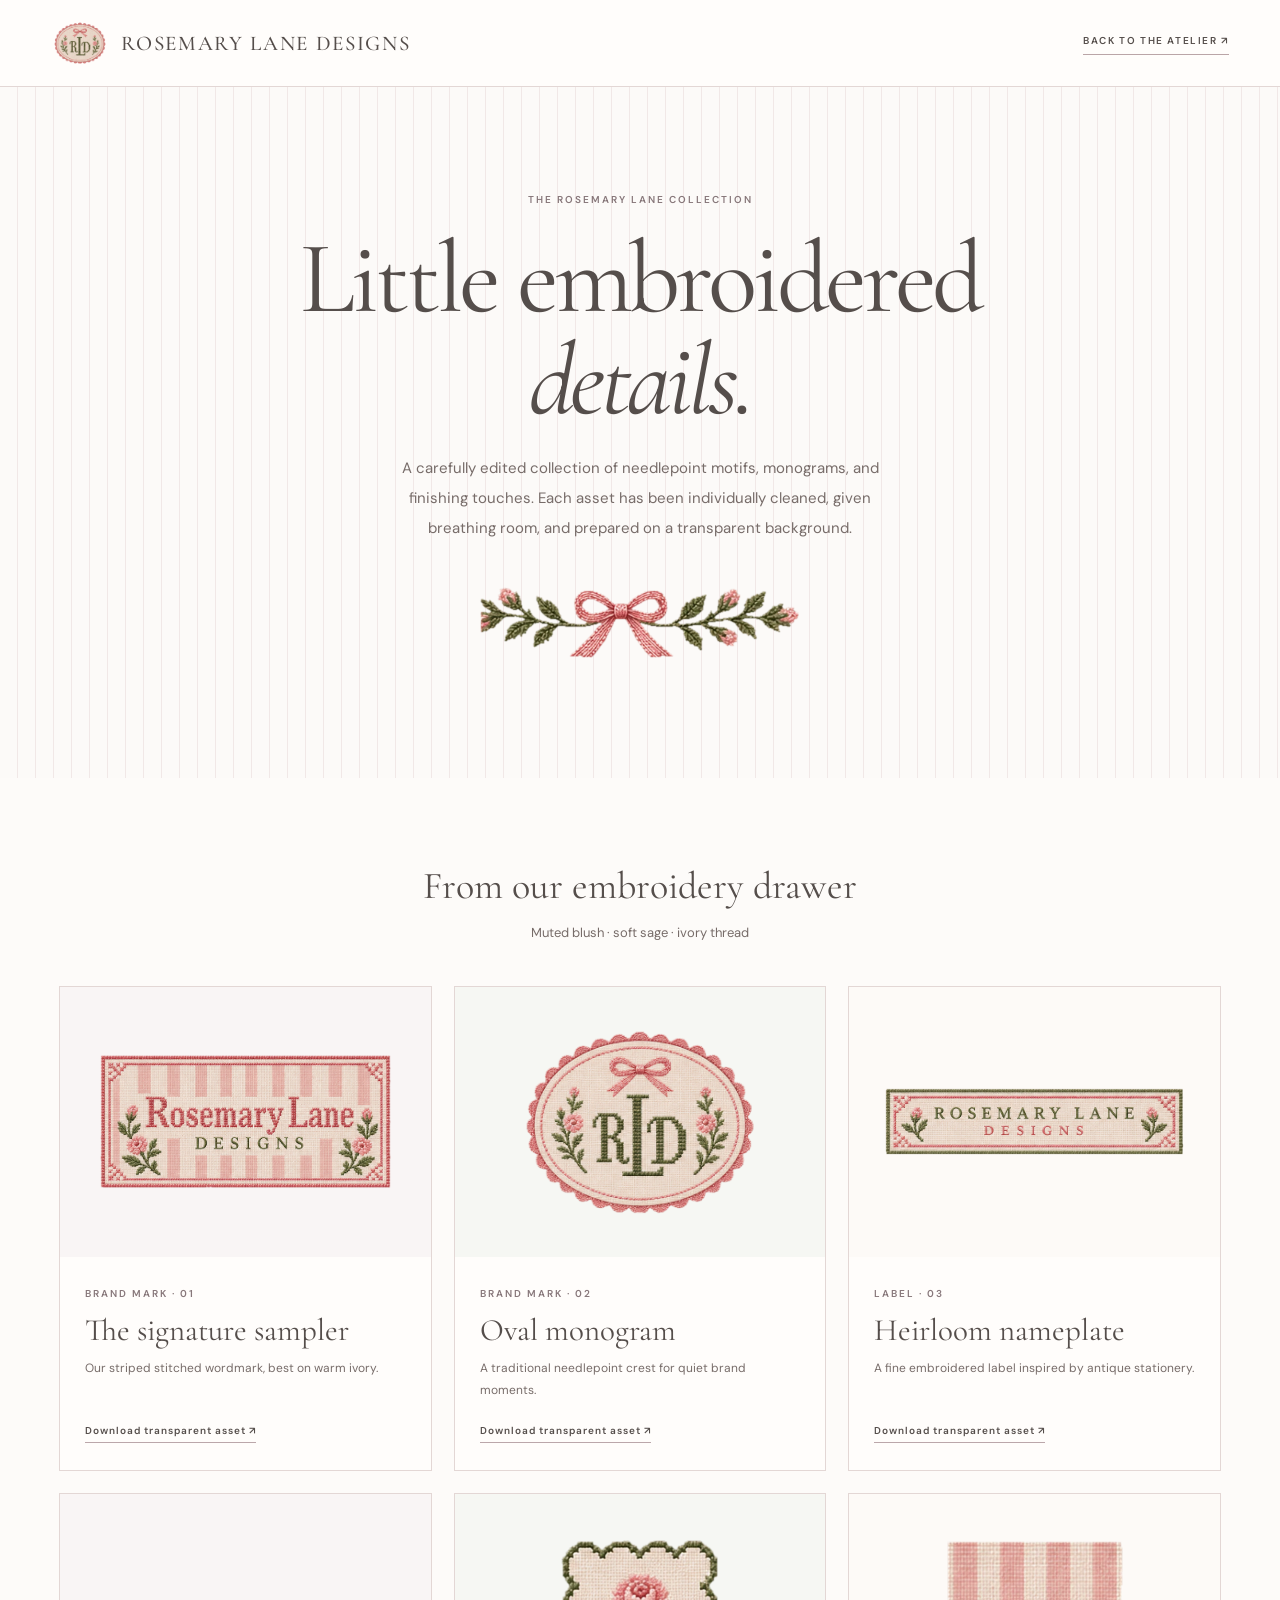
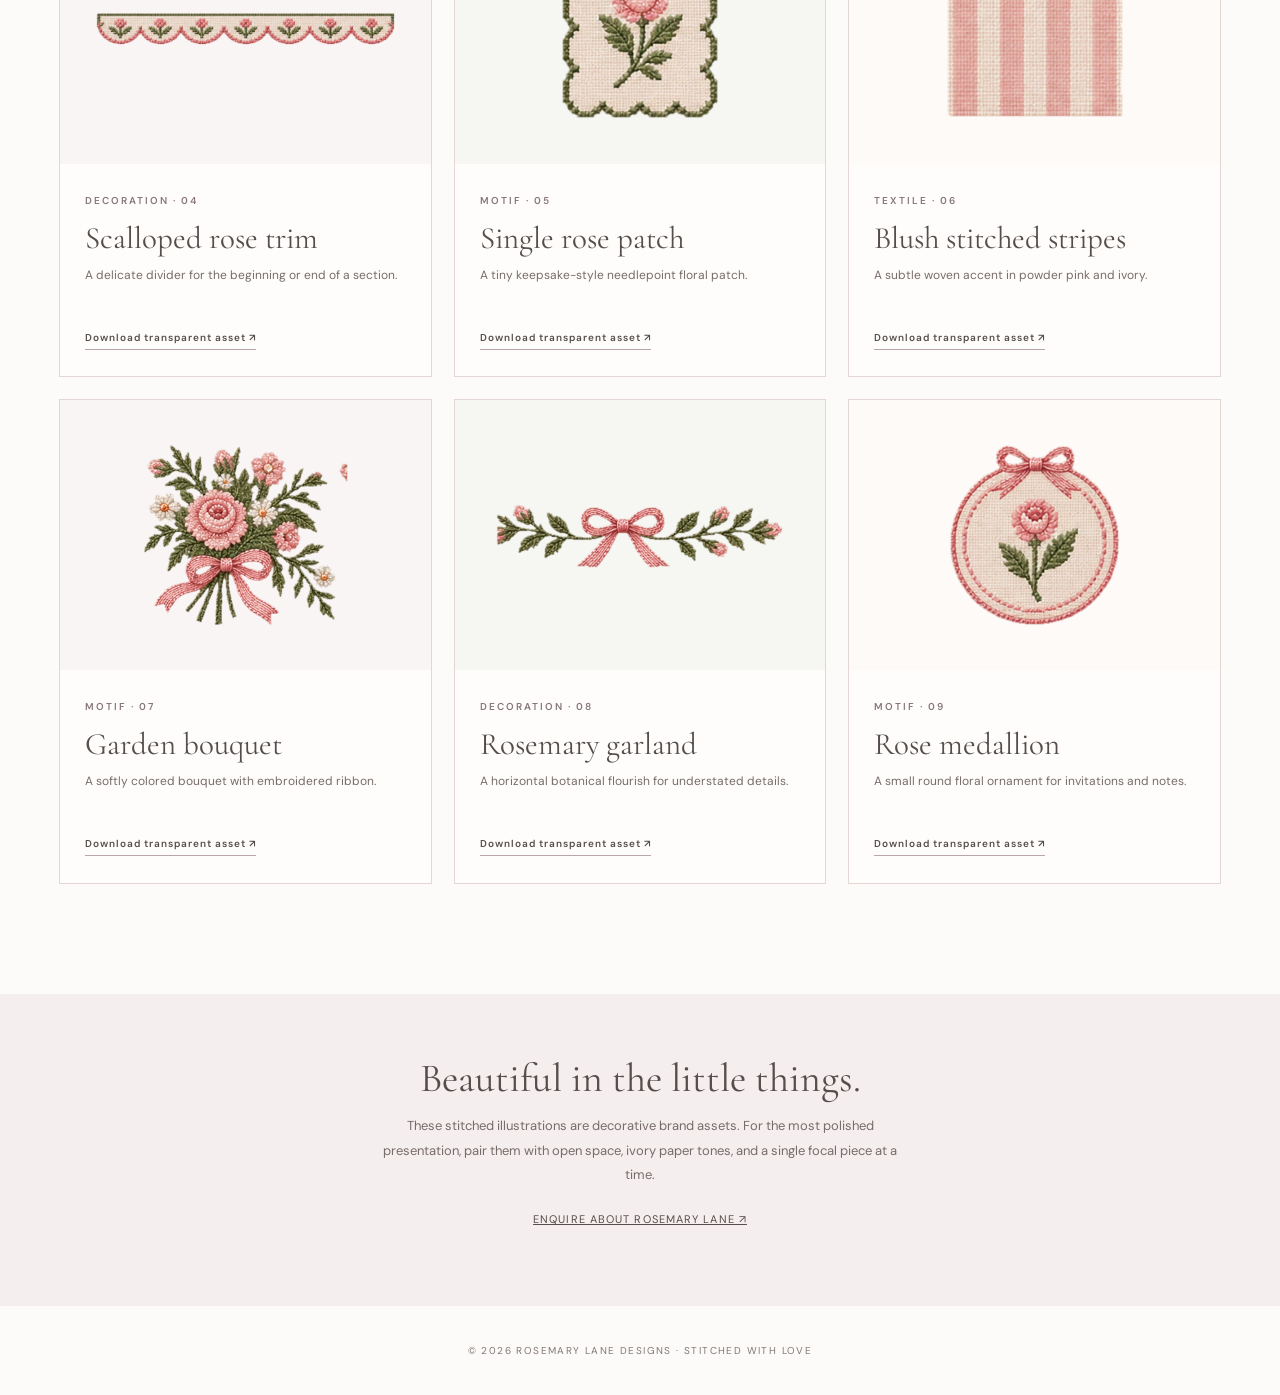
<file: assets.html>
<!doctype html><html lang="en"><head><meta charset="utf-8"><meta name="viewport" content="width=device-width,initial-scale=1"><meta name="description" content="A curated library of Rosemary Lane Designs' needlepoint-inspired embroidered branding and decorations."><title>Embroidery Atelier — Rosemary Lane Designs</title><link rel="preconnect" href="https://fonts.googleapis.com"><link rel="preconnect" href="https://fonts.gstatic.com" crossorigin><link href="https://fonts.googleapis.com/css2?family=Cormorant+Garamond:wght@400;500&family=DM+Sans:wght@400;500;600&display=swap" rel="stylesheet"><style>
:root{--paper:#fdfbf9;--blush:#f7f1f2;--line:#e3d7d5;--ink:#554e4b;--secondary:#776c69}
*{box-sizing:border-box}html{scroll-behavior:smooth}body{margin:0;background:var(--paper);color:var(--ink);font:400 14px/1.7 'DM Sans',sans-serif}a{color:inherit}img{max-width:100%;height:auto}a:focus-visible{outline:2px solid #a87d87;outline-offset:4px}
header{display:flex;align-items:center;justify-content:space-between;padding:17px max(4vw,20px);background:#fffdfb;border-bottom:1px solid var(--line);gap:15px}.brand{display:flex;align-items:center;gap:12px;text-decoration:none;font:500 21px 'Cormorant Garamond',serif;letter-spacing:.08em}.brand img{width:58px;height:52px;object-fit:contain}.back{font-size:10px;font-weight:600;letter-spacing:.16em;text-decoration:none;border-bottom:1px solid #baa5a7;padding-bottom:5px}
.hero{text-align:center;background:repeating-linear-gradient(90deg,#fcfaf8 0 17px,#f1e8e7 17px 18px);padding:100px 24px 105px}.hero-inner{max-width:800px;margin:auto}.eyebrow,.type{font-size:10px;font-weight:600;letter-spacing:.2em;color:#87777a}.hero h1{font:400 clamp(56px,8vw,104px)/1 'Cormorant Garamond',serif;letter-spacing:-.04em;margin:16px auto 21px}.hero p{font-size:15px;color:var(--secondary);max-width:530px;margin:auto;line-height:2}.hero img{display:block;width:min(350px,85%);max-height:160px;object-fit:contain;margin:28px auto 0}
.gallery-wrap{max-width:1210px;margin:auto;padding:85px 24px 110px}.gallery-intro{text-align:center;margin-bottom:42px}.gallery-intro h2{font:400 38px 'Cormorant Garamond',serif;margin:0 0 8px}.gallery-intro p{color:var(--secondary);font-size:13px}.gallery{display:grid;grid-template-columns:repeat(3,minmax(0,1fr));gap:22px}.asset-card{background:#fffdfb;border:1px solid var(--line)}.asset-image{height:270px;display:flex;align-items:center;justify-content:center;padding:28px;background:#f9f5f5}.asset-card:nth-child(3n+2) .asset-image{background:#f6f7f3}.asset-card:nth-child(3n) .asset-image{background:#fdfaf7}.asset-image img{max-width:100%;max-height:100%;object-fit:contain;filter:none}.asset-details{padding:24px 25px 28px}.asset-details h2{font:400 31px/1.1 'Cormorant Garamond',serif;margin:9px 0}.asset-details p{font-size:12px;color:var(--secondary);line-height:1.85;min-height:44px;margin:0 0 17px}.asset-details a{font-size:10px;letter-spacing:.1em;font-weight:600;text-decoration:none;border-bottom:1px solid #bba7aa;padding-bottom:5px}.asset-details a:hover{color:#a17783}
.note{text-align:center;padding:60px 20px 75px;background:#f4eeee}.note h2{font:400 40px 'Cormorant Garamond',serif;margin:0 0 12px}.note p{max-width:520px;margin:0 auto;color:var(--secondary);font-size:13px;line-height:1.9}.note a{display:inline-block;margin-top:22px;font-size:11px;letter-spacing:.1em}footer{text-align:center;padding:36px 20px;color:#817773;font-size:10px;letter-spacing:.14em}
@media(max-width:900px){.gallery{grid-template-columns:repeat(2,1fr)}}@media(max-width:600px){.hero{padding:65px 18px}.gallery-wrap{padding:55px 15px 75px}.gallery{grid-template-columns:1fr;gap:17px}.asset-image{height:245px}.asset-details p{min-height:0}.brand{font-size:16px}.brand img{width:43px;height:43px}.back{font-size:9px}}
</style></head><body><header><a class="brand" href="index.html"><img src="assets/curated/oval-crest.webp" alt="">ROSEMARY LANE DESIGNS</a><a class="back" href="index.html">BACK TO THE ATELIER ↗</a></header><main><section class="hero"><div class="hero-inner"><span class="eyebrow">THE ROSEMARY LANE COLLECTION</span><h1>Little embroidered<br><em>details.</em></h1><p>A carefully edited collection of needlepoint motifs, monograms, and finishing touches. Each asset has been individually cleaned, given breathing room, and prepared on a transparent background.</p><img src="assets/curated/rose-garland.webp" alt="Delicate needlepoint rose garland"></div></section><section class="gallery-wrap"><div class="gallery-intro"><h2>From our embroidery drawer</h2><p>Muted blush · soft sage · ivory thread</p></div><div class="gallery"><article class="asset-card"><div class="asset-image"><img src="assets/curated/embroidered-wordmark.webp" alt="The signature sampler embroidered needlepoint asset" loading="lazy"></div><div class="asset-details"><span class="type">BRAND MARK · 01</span><h2>The signature sampler</h2><p>Our striped stitched wordmark, best on warm ivory.</p><a href="assets/curated/embroidered-wordmark.webp" download="embroidered-wordmark.webp" aria-label="Download The signature sampler">Download transparent asset ↗</a></div></article><article class="asset-card"><div class="asset-image"><img src="assets/curated/oval-crest.webp" alt="Oval monogram embroidered needlepoint asset" loading="lazy"></div><div class="asset-details"><span class="type">BRAND MARK · 02</span><h2>Oval monogram</h2><p>A traditional needlepoint crest for quiet brand moments.</p><a href="assets/curated/oval-crest.webp" download="oval-crest.webp" aria-label="Download Oval monogram">Download transparent asset ↗</a></div></article><article class="asset-card"><div class="asset-image"><img src="assets/curated/stationery-label.webp" alt="Heirloom nameplate embroidered needlepoint asset" loading="lazy"></div><div class="asset-details"><span class="type">LABEL · 03</span><h2>Heirloom nameplate</h2><p>A fine embroidered label inspired by antique stationery.</p><a href="assets/curated/stationery-label.webp" download="stationery-label.webp" aria-label="Download Heirloom nameplate">Download transparent asset ↗</a></div></article><article class="asset-card"><div class="asset-image"><img src="assets/curated/scalloped-border.webp" alt="Scalloped rose trim embroidered needlepoint asset" loading="lazy"></div><div class="asset-details"><span class="type">DECORATION · 04</span><h2>Scalloped rose trim</h2><p>A delicate divider for the beginning or end of a section.</p><a href="assets/curated/scalloped-border.webp" download="scalloped-border.webp" aria-label="Download Scalloped rose trim">Download transparent asset ↗</a></div></article><article class="asset-card"><div class="asset-image"><img src="assets/curated/rose-patch.webp" alt="Single rose patch embroidered needlepoint asset" loading="lazy"></div><div class="asset-details"><span class="type">MOTIF · 05</span><h2>Single rose patch</h2><p>A tiny keepsake-style needlepoint floral patch.</p><a href="assets/curated/rose-patch.webp" download="rose-patch.webp" aria-label="Download Single rose patch">Download transparent asset ↗</a></div></article><article class="asset-card"><div class="asset-image"><img src="assets/curated/pink-stripes.webp" alt="Blush stitched stripes embroidered needlepoint asset" loading="lazy"></div><div class="asset-details"><span class="type">TEXTILE · 06</span><h2>Blush stitched stripes</h2><p>A subtle woven accent in powder pink and ivory.</p><a href="assets/curated/pink-stripes.webp" download="pink-stripes.webp" aria-label="Download Blush stitched stripes">Download transparent asset ↗</a></div></article><article class="asset-card"><div class="asset-image"><img src="assets/curated/floral-bouquet.webp" alt="Garden bouquet embroidered needlepoint asset" loading="lazy"></div><div class="asset-details"><span class="type">MOTIF · 07</span><h2>Garden bouquet</h2><p>A softly colored bouquet with embroidered ribbon.</p><a href="assets/curated/floral-bouquet.webp" download="floral-bouquet.webp" aria-label="Download Garden bouquet">Download transparent asset ↗</a></div></article><article class="asset-card"><div class="asset-image"><img src="assets/curated/rose-garland.webp" alt="Rosemary garland embroidered needlepoint asset" loading="lazy"></div><div class="asset-details"><span class="type">DECORATION · 08</span><h2>Rosemary garland</h2><p>A horizontal botanical flourish for understated details.</p><a href="assets/curated/rose-garland.webp" download="rose-garland.webp" aria-label="Download Rosemary garland">Download transparent asset ↗</a></div></article><article class="asset-card"><div class="asset-image"><img src="assets/curated/rose-medallion.webp" alt="Rose medallion embroidered needlepoint asset" loading="lazy"></div><div class="asset-details"><span class="type">MOTIF · 09</span><h2>Rose medallion</h2><p>A small round floral ornament for invitations and notes.</p><a href="assets/curated/rose-medallion.webp" download="rose-medallion.webp" aria-label="Download Rose medallion">Download transparent asset ↗</a></div></article></div></section><section class="note"><h2>Beautiful in the little things.</h2><p>These stitched illustrations are decorative brand assets. For the most polished presentation, pair them with open space, ivory paper tones, and a single focal piece at a time.</p><a href="index.html#contact">ENQUIRE ABOUT ROSEMARY LANE ↗</a></section></main><footer>© 2026 ROSEMARY LANE DESIGNS · STITCHED WITH LOVE</footer></body></html>
</file>
